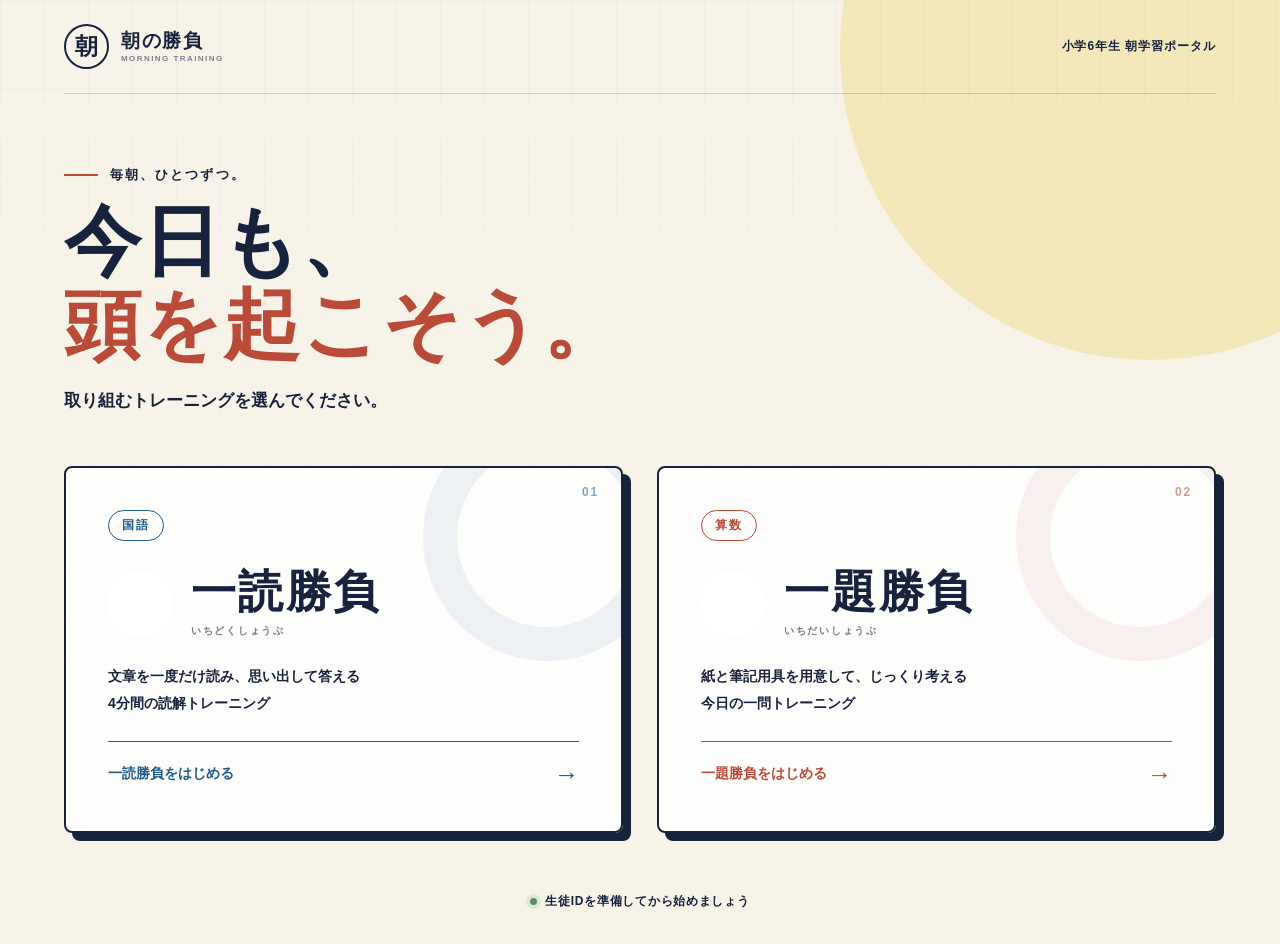
<file: asa-no-shobu/index.html>
<!doctype html>
<html lang="ja">
<head>
  <meta charset="utf-8">
  <meta name="viewport" content="width=device-width,initial-scale=1">
  <meta name="theme-color" content="#f7f3e9">
  <meta name="description" content="一読勝負と一題勝負を選んで始める、小学6年生のための朝学習ポータルです。">
  <title>朝の勝負｜小学6年生 朝学習ポータル</title>
  <style>
    :root{--ink:#17233c;--paper:#f7f3e9;--blue:#205b88;--red:#b94b38}
    *{box-sizing:border-box}
    html{scroll-behavior:smooth}
    body{margin:0;background:var(--paper);color:var(--ink);font-family:"Yu Gothic","Hiragino Kaku Gothic ProN",Meiryo,sans-serif}
    a{color:inherit;text-decoration:none}
    .shell{position:relative;min-height:100svh;overflow:hidden;isolation:isolate;padding:0 clamp(20px,5vw,76px)}
    .sun{position:absolute;z-index:-2;top:-260px;right:-180px;width:620px;height:620px;border-radius:50%;background:#efd56d;opacity:.38}
    .grid{position:absolute;z-index:-1;inset:0;opacity:.28;background-image:linear-gradient(rgba(23,35,60,.08) 1px,transparent 1px),linear-gradient(90deg,rgba(23,35,60,.08) 1px,transparent 1px);background-size:44px 44px;-webkit-mask-image:linear-gradient(to bottom,#000,transparent 88%);mask-image:linear-gradient(to bottom,#000,transparent 88%)}
    header{width:min(1180px,100%);height:94px;margin:0 auto;display:flex;align-items:center;justify-content:space-between;border-bottom:1px solid rgba(23,35,60,.18)}
    .brand{display:flex;align-items:center;gap:12px}.brand-mark{display:grid;place-items:center;width:45px;height:45px;border:2px solid var(--ink);border-radius:50%;font:700 23px/1 "Yu Mincho","Hiragino Mincho ProN",serif}.brand strong{display:block;font:700 19px/1.2 "Yu Mincho","Hiragino Mincho ProN",serif;letter-spacing:.08em}.brand small{display:block;margin-top:3px;font:700 8px/1 Arial,sans-serif;letter-spacing:.18em;opacity:.55}.header-note{margin:0;font-size:12px;font-weight:700;letter-spacing:.08em}
    .hero{width:min(1180px,100%);margin:0 auto;padding:clamp(54px,8vh,88px) 0 56px}.hero-copy{margin-bottom:clamp(34px,6vh,58px)}.eyebrow{margin:0 0 18px;display:flex;align-items:center;gap:12px;font-size:13px;font-weight:800;letter-spacing:.16em}.eyebrow span{width:34px;height:2px;background:var(--red)}h1{margin:0;font:700 clamp(42px,6vw,78px)/1.08 "Yu Mincho","Hiragino Mincho ProN",serif;letter-spacing:.02em}h1 em{color:var(--red);font-style:normal}.lead{margin:21px 0 0;font-size:clamp(14px,1.5vw,17px);font-weight:600}
    .apps{display:grid;grid-template-columns:repeat(2,minmax(0,1fr));gap:clamp(18px,3vw,34px)}
    .card{position:relative;display:flex;flex-direction:column;min-height:330px;overflow:hidden;padding:clamp(25px,3.4vw,42px);border:2px solid var(--ink);border-radius:8px;background:rgba(255,255,255,.82);box-shadow:8px 8px 0 var(--ink);transition:transform .18s ease,box-shadow .18s ease}
    .card:hover{transform:translate(-3px,-3px);box-shadow:12px 12px 0 var(--ink)}.card:focus-visible{outline:4px solid #f0c64d;outline-offset:5px}.card:after{content:"";position:absolute;top:-55px;right:-50px;width:180px;height:180px;border:34px solid currentColor;border-radius:50%;opacity:.07}.reading{color:var(--blue)}.math{color:var(--red)}.index{position:absolute;top:18px;right:22px;font:800 12px/1 Arial,sans-serif;letter-spacing:.15em;opacity:.55}.subject{align-self:flex-start;padding:6px 13px;border:1px solid currentColor;border-radius:999px;font-size:12px;font-weight:800;letter-spacing:.15em}.title-row{display:flex;align-items:center;gap:18px;margin-top:27px}.monogram{display:grid;place-items:center;flex:0 0 auto;width:65px;height:65px;border-radius:50%;background:currentColor;color:#fff;font:700 35px/1 "Yu Mincho",serif}.app-title{display:block;color:var(--ink);font:700 clamp(29px,4vw,45px)/1.1 "Yu Mincho","Hiragino Mincho ProN",serif;letter-spacing:.05em}.reading-text{display:block;margin-top:7px;color:var(--ink);font-size:10px;font-weight:700;letter-spacing:.17em;opacity:.6}.description{margin:25px 0 24px;color:var(--ink);font-size:14px;font-weight:600;line-height:1.9}.description span{display:block}.action{margin-top:auto;padding-top:18px;border-top:1px solid currentColor;display:flex;align-items:center;justify-content:space-between;font-size:14px;font-weight:800}.action b{font-size:25px;transition:transform .18s ease}.card:hover .action b{transform:translateX(5px)}
    footer{width:min(1180px,100%);margin:0 auto;padding:4px 0 34px}footer p{margin:0;text-align:center;font-size:12px;font-weight:700;letter-spacing:.06em}.dot{display:inline-block;width:7px;height:7px;margin-right:8px;border-radius:50%;background:#57935f;box-shadow:0 0 0 4px rgba(87,147,95,.13)}
    @media(max-width:720px){.shell{padding:0 18px}header{height:78px}.header-note{display:none}.hero{padding:42px 0 44px}.hero-copy{margin-bottom:30px}.apps{grid-template-columns:1fr;gap:22px}.card{min-height:286px;padding:25px;box-shadow:6px 6px 0 var(--ink)}.title-row{margin-top:22px}.monogram{width:56px;height:56px;font-size:30px}.description{margin:20px 0;font-size:13px}footer{padding-bottom:28px}}
    @media(prefers-reduced-motion:reduce){html{scroll-behavior:auto}.card,.action b{transition:none}}
  </style>
</head>
<body>
  <main class="shell" id="top">
    <div class="sun" aria-hidden="true"></div><div class="grid" aria-hidden="true"></div>
    <header>
      <a class="brand" href="#top" aria-label="朝の勝負 ホーム"><span class="brand-mark">朝</span><span><strong>朝の勝負</strong><small>MORNING TRAINING</small></span></a>
      <p class="header-note">小学6年生 朝学習ポータル</p>
    </header>
    <section class="hero" aria-labelledby="page-title">
      <div class="hero-copy"><p class="eyebrow"><span></span>毎朝、ひとつずつ。</p><h1 id="page-title">今日も、<br><em>頭を起こそう。</em></h1><p class="lead">取り組むトレーニングを選んでください。</p></div>
      <div class="apps" aria-label="トレーニングを選ぶ">
        <a class="card reading" href="https://script.google.com/macros/s/AKfycbxaGDgAMzzwmq0H1VKSfQ9QyEo8Ym9h5DCgjS0I0xegWwdzr5pTGJG_1_lgw9vvZ7aHkQ/exec" aria-label="国語の一読勝負をはじめる">
          <span class="index" aria-hidden="true">01</span><span class="subject">国語</span><span class="title-row"><span class="monogram" aria-hidden="true">一</span><span><strong class="app-title">一読勝負</strong><small class="reading-text">いちどくしょうぶ</small></span></span><span class="description"><span>文章を一度だけ読み、思い出して答える</span><span>4分間の読解トレーニング</span></span><span class="action">一読勝負をはじめる <b aria-hidden="true">→</b></span>
        </a>
        <a class="card math" href="https://ichidai-shobu.web.app/" aria-label="算数の一題勝負をはじめる">
          <span class="index" aria-hidden="true">02</span><span class="subject">算数</span><span class="title-row"><span class="monogram" aria-hidden="true">一</span><span><strong class="app-title">一題勝負</strong><small class="reading-text">いちだいしょうぶ</small></span></span><span class="description"><span>紙と筆記用具を用意して、じっくり考える</span><span>今日の一問トレーニング</span></span><span class="action">一題勝負をはじめる <b aria-hidden="true">→</b></span>
        </a>
      </div>
    </section>
    <footer><p><span class="dot"></span>生徒IDを準備してから始めましょう</p></footer>
  </main>
</body>
</html>
</file>
